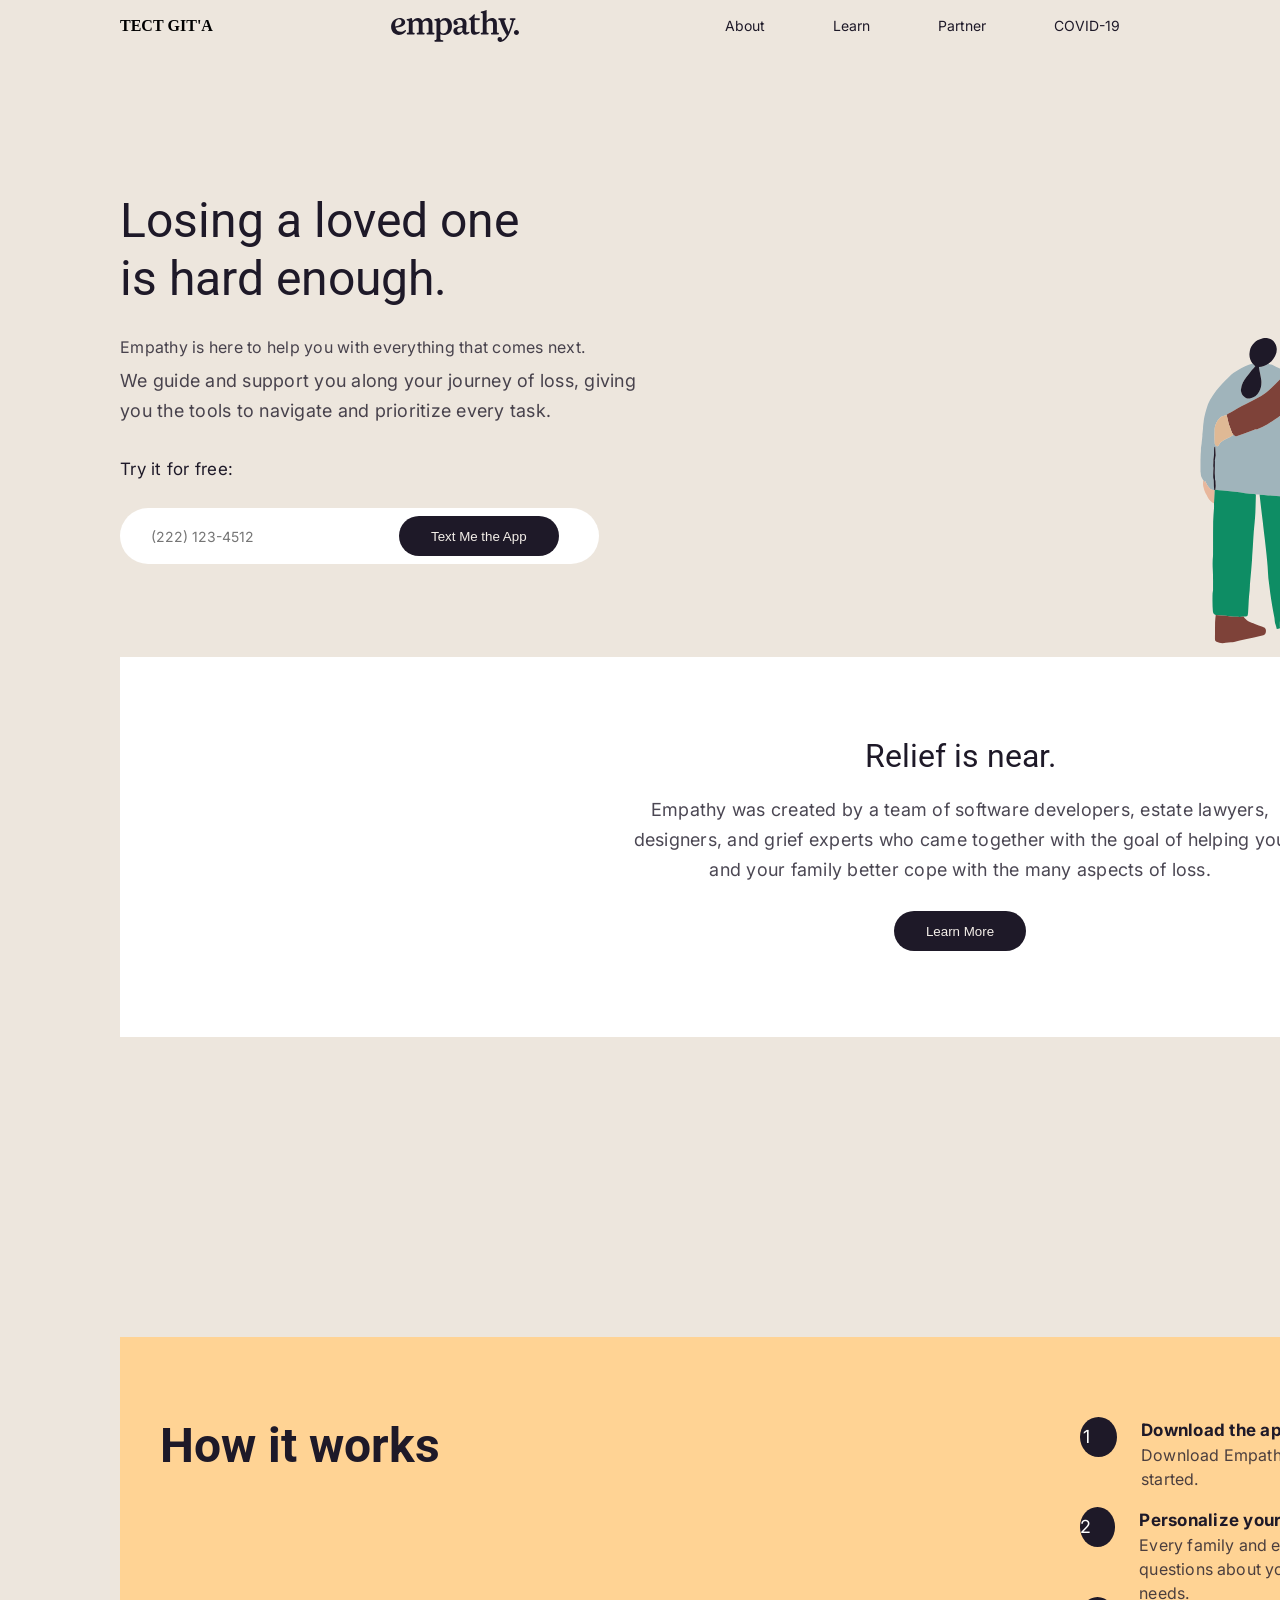
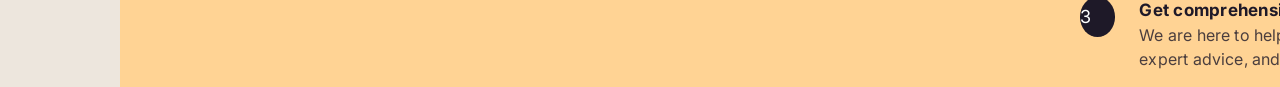
<file: index.html>
<!DOCTYPE html>
<html lang="en">

<head>
    <meta charset="UTF-8">
    <meta name="viewport" content="width=device-width, initial-scale=1.0">
    <title>Empathy</title>
    <link rel="stylesheet" href="styles.css">
    <link rel="preconnect" href="https://fonts.googleapis.com">
    <link rel="preconnect" href="https://fonts.gstatic.com" crossorigin>
    <link
        href="https://fonts.googleapis.com/css2?family=Inter:ital,opsz,wght@0,14..32,100..900;1,14..32,100..900&family=Roboto:ital,wght@0,100..900;1,100..900&display=swap"
        rel="stylesheet">
</head>

<body>

    <header class="header">
        <div class="container">
            <div class="header__title">
                <b>ТЕСТ GIT'А</b> <!-- ТЕСТ УБРАТЬ ПОТОМ -->
                <img src="photo/Empathy.svg" alt="empathy">
                <nav class="header__menu">
                    <p><a href="" class="header__menu__item">About</a></p>
                    <p><a href="" class="header__menu__item">Learn</a></p>
                    <p><a href="" class="header__menu__item">Partner</a></p>
                    <p><a href="" class="header__menu__item">COVID-19</a></p>
                    <!-- создать джастифай контент space-between -->
                </nav>
            </div>
        </div>
    </header>

    <main class="main">
        <section class="section__container">
            <h1>Losing a loved one is hard enough.</h1>
            <div class="container__p">Empathy is here to help you with everything that comes next.</div>
            <div class="container__small__p">We guide and support you along your journey of loss, giving you the tools
                to
                navigate and prioritize every task.</div>
            <div class="container__try">Try it for free:</div>
            <span class="form__try">
                <form>
                    <input type="text" placeholder="(222) 123-4512">
                    <button type="submit" class="try__button">Text Me the App</button>
                </form>
            </span>
            <img src="./photo/Frame-1.svg" alt="" class="ppl">
            <img src="./photo/Frame.svg" alt="" class="ppl__2">
            <div class="relief__container">
                <h2 class="h2">Relief is near.</h2>
                <p class="p">Empathy was created by a team of software developers, estate lawyers, designers, and grief
                    experts who came together with the goal of helping you and your family better cope with the many
                    aspects of loss.</p>
                <button class="learn__more">Learn More</button>
            </div>
            <div class="faq__container">
                <h3 class="h3">How it works</h3>
                <div class="list__container">
                    <div class="list">
                        <div class="num">
                            <div class="list__number">1</div>
                        </div>
                        <div class="text__cont">
                            <h4 class="list__h4">Download the app.</h4>
                            <div class="list__text">Download Empathy to your iPhone or Android device. Sign up to get
                                started.</div>
                        </div>
                    </div>
                    <div class="list">
                        <div class="num">
                            <div class="list__number">2</div>
                        </div>
                        <div class="text__cont">
                            <h4 class="list__h4">Personalize your journey.</h4>
                            <div class="list__text">Every family and every situation is unique. We’ll ask you a few
                                questions about your loved one to tailor our guidance to your specific needs.</div>
                        </div>
                    </div>
                    <div class="list">
                        <div class="num">
                            <div class="list__number">3</div>
                        </div>
                        <div class="text__cont">
                            <h4 class="list__h4">Get comprehensive guidance and support.</h4>
                            <div class="list__text">We are here to help you navigate any task, with all the digital
                                tools,
                                expert advice, and real-time assistance you need.</div>
                        </div>
                    </div>
                </div>
            </div>
        </section>

    </main>



</body>

</html>
</file>
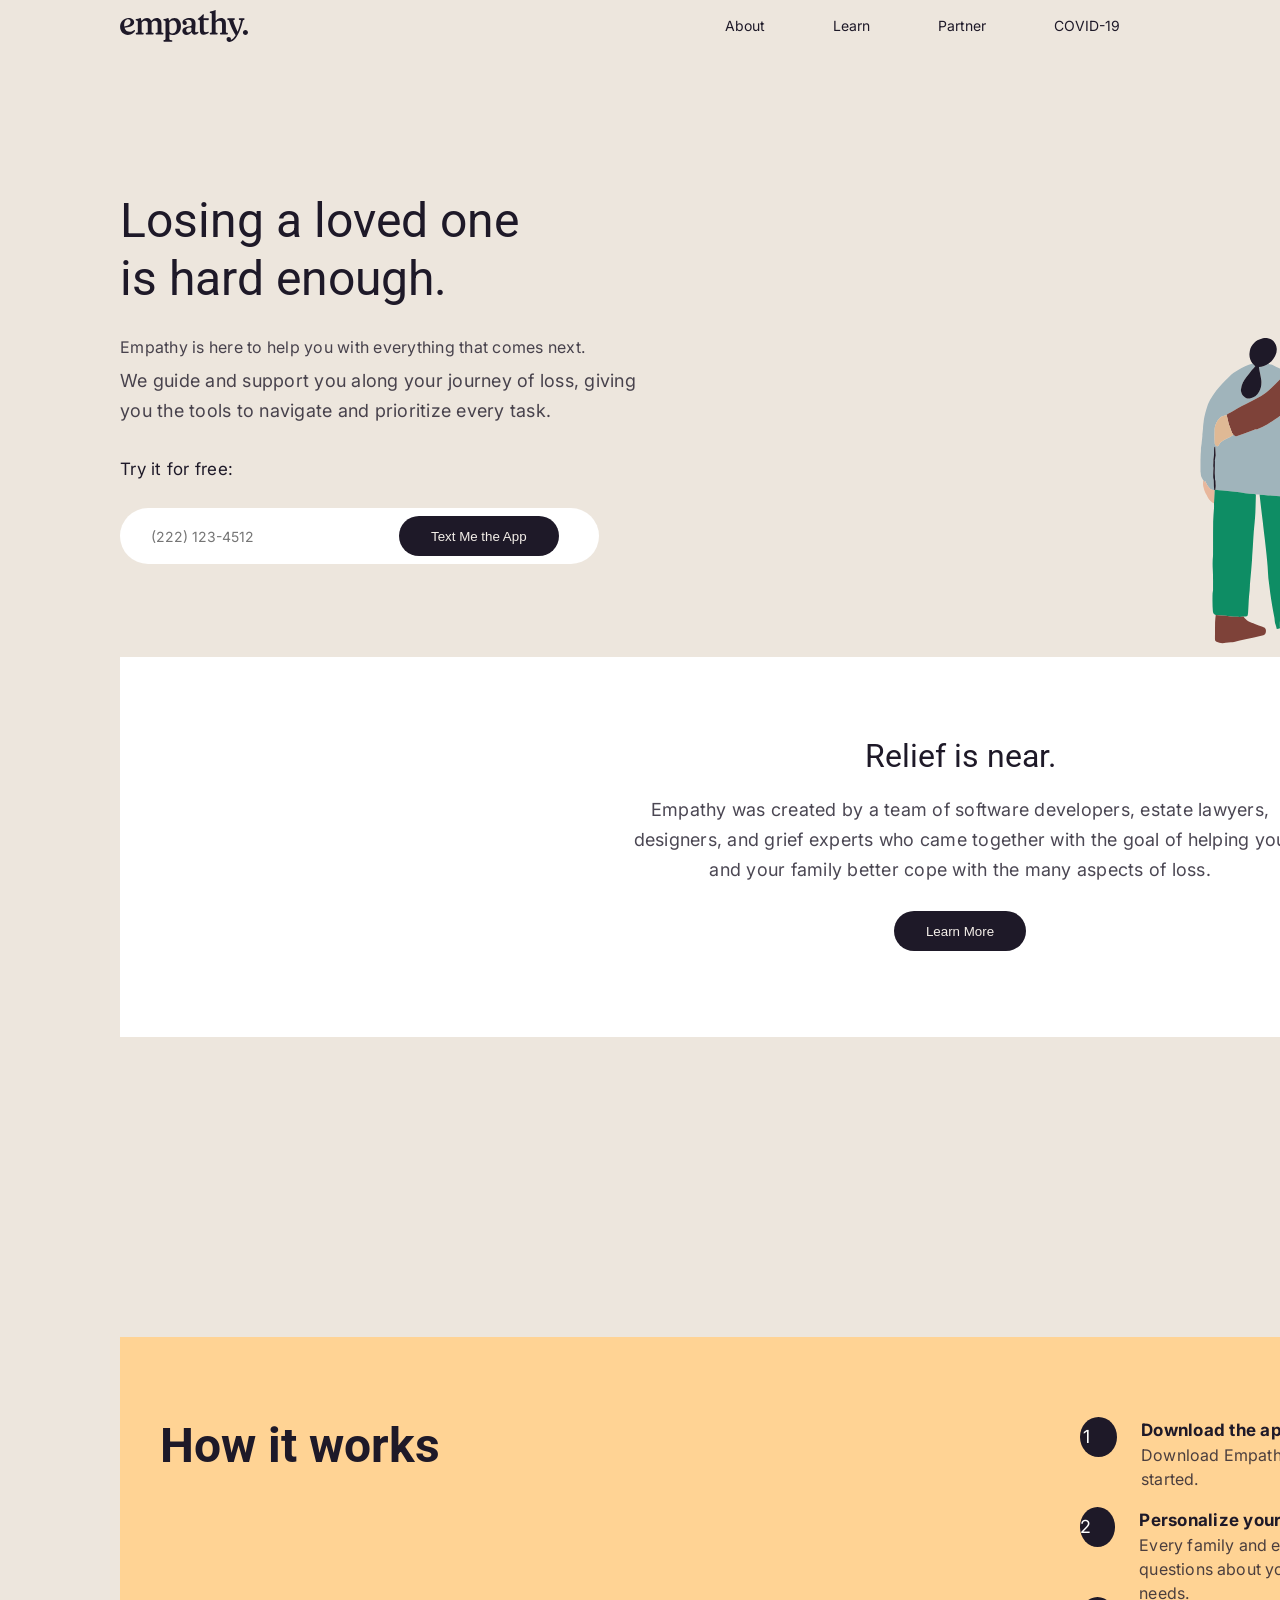
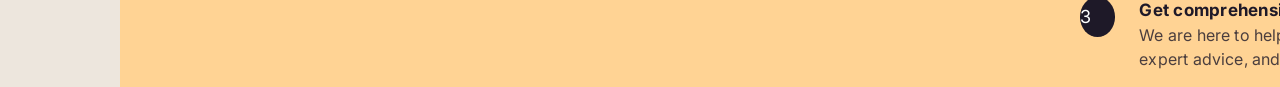
<file: empathy/index.html>
<!DOCTYPE html>
<html lang="en">

<head>
    <meta charset="UTF-8">
    <meta name="viewport" content="width=device-width, initial-scale=1.0">
    <title>Empathy</title>
    <link rel="stylesheet" href="styles.css">
    <link rel="preconnect" href="https://fonts.googleapis.com">
    <link rel="preconnect" href="https://fonts.gstatic.com" crossorigin>
    <link
        href="https://fonts.googleapis.com/css2?family=Inter:ital,opsz,wght@0,14..32,100..900;1,14..32,100..900&family=Roboto:ital,wght@0,100..900;1,100..900&display=swap"
        rel="stylesheet">
</head>

<body>

    <header class="header">
        <div class="container">
            <div class="header__title">
                <img src="photo/Empathy.svg" alt="empathy">
                <nav class="header__menu">
                    <p><a href="" class="header__menu__item">About</a></p>
                    <p><a href="" class="header__menu__item">Learn</a></p>
                    <p><a href="" class="header__menu__item">Partner</a></p>
                    <p><a href="" class="header__menu__item">COVID-19</a></p>
                    <!-- создать джастифай контент space-between -->
                </nav>
            </div>
        </div>
    </header>

    <main class="main">
        <section class="section__container">
            <h1>Losing a loved one is hard enough.</h1>
            <div class="container__p">Empathy is here to help you with everything that comes next.</div>
            <div class="container__small__p">We guide and support you along your journey of loss, giving you the tools
                to
                navigate and prioritize every task.</div>
            <div class="container__try">Try it for free:</div>
            <span class="form__try">
                <form>
                    <input type="text" placeholder="(222) 123-4512">
                    <button type="submit" class="try__button">Text Me the App</button>
                </form>
            </span>
            <img src="./photo/Frame-1.svg" alt="" class="ppl">
            <img src="./photo/Frame.svg" alt="" class="ppl__2">
            <div class="relief__container">
                <h2 class="h2">Relief is near.</h2>
                <p class="p">Empathy was created by a team of software developers, estate lawyers, designers, and grief
                    experts who came together with the goal of helping you and your family better cope with the many
                    aspects of loss.</p>
                <button class="learn__more">Learn More</button>
            </div>
            <div class="faq__container">
                <h3 class="h3">How it works</h3>
                <div class="list__container">
                    <div class="list">
                        <div class="num">
                            <div class="list__number">1</div>
                        </div>
                        <div class="text__cont">
                            <h4 class="list__h4">Download the app.</h4>
                            <div class="list__text">Download Empathy to your iPhone or Android device. Sign up to get
                                started.</div>
                        </div>
                    </div>
                    <div class="list">
                        <div class="num">
                            <div class="list__number">2</div>
                        </div>
                        <div class="text__cont">
                            <h4 class="list__h4">Personalize your journey.</h4>
                            <div class="list__text">Every family and every situation is unique. We’ll ask you a few
                                questions about your loved one to tailor our guidance to your specific needs.</div>
                        </div>
                    </div>
                    <div class="list">
                        <div class="num">
                            <div class="list__number">3</div>
                        </div>
                        <div class="text__cont">
                            <h4 class="list__h4">Get comprehensive guidance and support.</h4>
                            <div class="list__text">We are here to help you navigate any task, with all the digital
                                tools,
                                expert advice, and real-time assistance you need.</div>
                        </div>
                    </div>
                </div>
            </div>
        </section>

    </main>



</body>

</html>
</file>
<file: styles.css>
.html {
box-sizing: border-box;
height: 100%;
}
 , *::before, *::after {  /* Эта конструкция указывается всегда, необходима для того чтобы элементы выстраивались правильным образом и паддинги и границы не влияли на размеры элемента. https://www.youtube.com/watch?v=9prTwMLJQC8  */
box-sizing: inherit;
}
h1, h2, h3, h4, h5, h6 {
    padding: 0; /** Сброс автоматических отступов заголовков чтобы в будущем не было проблем */
    margin: 0; /** Сброс автоматических отступов заголовков чтобы в будущем не было проблем */
}

.roboto-Roboto {
    font-family: "Roboto", sans-serif;
    font-optical-sizing: auto;
    font-style: normal;
    font-variation-settings:
}

.inter-Inter {
    font-family: "Inter", sans-serif;
    font-optical-sizing: auto;
    font-style: normal;
}

:root {
    --background: rgb(237, 230, 221);   
    --header__text: rgb(30, 25, 40);
    --how: rgb(255, 211, 148);;
}
/* ! 727 между empathy и меню */

body {
    margin: 0;
    max-width: 100vw; /* Исправлено */
    background-color: var(--background);
    height: 100%;
}

.container {
    width: 1920px; /* Было min-width, теперь max-width */
    margin: 0 auto; /* Центрируем */
    padding: 0 120px;
}

.header {
    min-height: 112px;
    display: flex;
    width: 100%; /* Чтобы не сжимался */
}

.header__title {
    display: flex;
    justify-content: space-between; /* Теперь элементы раздвигаются */
    align-items: center; /* Выровняем элементы */
}

.header__menu {
    display: flex;
    flex-wrap: wrap /*! перенос элемента на новую строку при нехватке места, адаптация */
}
.header__menu:hover{

}

.header__menu__item {
    padding: 48px 40px 44px 40px; /* Уменьшены отступы */
    color: rgb(30, 25, 40);
    font-family: 'Inter', sans-serif;
    font-size: 14px;
    font-weight: 400;
    line-height: 20px;
    text-align: center;
    
}
a.header__menu__item:hover {
    background: rgb(202, 166, 114);
    color: #000;
    padding-bottom: 30px;
}

.header__menu__item:first-child {
    padding: 48px 40px 44px 28px;
}

h1 {
    color: rgb(30, 25, 40);
    font-family: 'Roboto';
    font-size: 48px;
    font-weight: 400;
    line-height: 58px;
    letter-spacing: 0%;
    text-align: left;
    margin: 0 0 24px 0;
    width: 407px;
}

.section__container {
    padding: 80px 120px;

    max-height: 548px;
    max-width: 1920px;
}

main {
}
.container__p {
    color: rgba(30, 25, 40, 0.8);
    font-family: 'Inter';
    font-size: 16px;
    font-weight: 400;
    line-height: 30px;
    letter-spacing: 0.25px;
    text-align: left;
    padding: 0 0 4px 0;
}

.container__small__p {
    color: rgba(30, 25, 40, 0.8);
    font-family: 'Inter';
    font-size: 18px;
    font-weight: 400;
    line-height: 30px;
    letter-spacing: 0.25px;
    text-align: left;
    margin: 0;
    width: 549px;
    margin: 0 0 28px 0;
}

.container__try {
    color: rgb(30, 25, 40);
    font-family: 'Inter';
    font-size: 17px;
    font-weight: 400;
    line-height: 30px;
    letter-spacing: 0.25px;
    text-align: left;
    margin: 0 0 24px 0;
    }

form {
    display: flex;
}

input {
    background-color: white;
    border-radius: 30px;
    height: 56px;
    width: 448px;
    padding: 0 0 0 31px;
        color: rgba(30, 25, 40, 0.23);
        font-family: 'Inter';
        font-size: 14px;
        font-weight: 400;
        line-height: 20px;
        letter-spacing: 0%;
        border: none;
}

.try__button {
    display: flex;
    justify-content: center;
    align-items: center;
    position: relative; 
    right: 200px;
    margin: 8px 0;
    padding: 10px 32px;
    height: 40px;
    border: none;
    background: rgb(30, 25, 40);
    color: rgb(244, 239, 233);
    border-radius: 30px;
}

input[type="text"] {
    color: rgb(0, 0, 0);             /* * ИЗМЕНЕНИЕ ЦВЕТА ТЕКСТА НАПИСАННОГО ЧЕЛОВЕКОМ В ЭЛЕМЕНТЕ FORM */
}

a {
    text-decoration: none;  
}

.ppl {
    position: relative;
    left: 1080px;
    bottom: 298px;
    margin: 0;
}

.ppl__2 {
    position: relative;
    bottom: 250px;
    left: 1060px;
}


.relief__container {
    background-color: rgb(255, 255, 255);
    display: flex;
        justify-content: center;
        align-items: center;
    flex-direction: column;
    margin: 0px auto;  
    width: 1680px;
    height: 380px;
    position: relative;
    bottom: 300px;
}

.h2 {
    color: rgb(30, 25, 40);
    font-family: 'Roboto';
    font-size: 32px;
    font-weight: 400;
    line-height: 42px;
    letter-spacing: 0%;
    text-align: center;
}
.p {
    width: 653px;
    color: rgba(30, 25, 40, 0.8);
    font-family: 'Inter';
    font-size: 18px;
    font-weight: 400;
    line-height: 30px;
    letter-spacing: 0.25px;
    text-align: center;
}
.learn__more {
    display: flex;
    justify-content: center;
    align-items: center;
    margin: 8px 0;
    padding: 10px 32px;
    height: 40px;
    border: none;
    background: rgb(30, 25, 40);
    color: rgb(244, 239, 233);
    border-radius: 30px;
    transition: transform 3s, ease-out color 300ms;
}

.learn__more:hover{
    background: rgb(202, 166, 114);
    color: #000;
    
}

.faq__container {
    display: flex;
    background-color: var(--how);
    width: 1680px;
    justify-content: space-between;
}
h3 {
    color: rgb(30, 25, 40);
    font-family: Roboto;
    font-size: 48px;
    font-weight: 700;
    line-height: 58px;
    letter-spacing: 0%;
    text-align: left;
    margin: 80px 40px;
    width: 300px;
}
.list__container {
    margin: 80px 120px 0 0
}
.list {
    display: flex;
    width: 600px;
    height: 90px
}

.num {
    display: flex;
    justify-content: center;
    align-items: center;
    text-align: center;
    width: 40px;
    height: 40px;
    background: rgb(30, 25, 40);
    border-radius: 50%;
    margin: 0 24px 0 0;

}

.list__number {
    font-family: Inter;
    font-size: 18px;
    font-weight: 400;
    line-height: 26px;
    letter-spacing: 0.25px;
    margin-right: 24px;
    color: white;
    
}

h4 {
    color: rgb(30, 25, 40);
    font-family: Inter;
    font-size: 17px;
    font-weight: 700;
    line-height: 26px;
    letter-spacing: 0.25px;
    text-align: left;
}
.list__text {
    color: rgba(30, 25, 40, 0.8);
font-family: Inter;
font-size: 16px;
font-weight: 400;
line-height: 24px;
letter-spacing: 0.18px;
text-align: left;
}

.text__container{
    margin: 30px;
}

@media (max-width: 600px) {
    .relief__container {
        width: 700px;
        height: 250px;
        right: 85px;
        margin-top: 50px;
        
    }
    .try__button {
        right: 170px;
    }
    .header__menu{
        flex-wrap: nowrap;
        align-items: center;
        margin-left: 50px;
    }
    .header__menu__item {
        white-space: nowrap;
    }
    .ppl {
        position: relative;
        left: 230px;
        bottom: 0px;
        margin: 0;
    }
    .ppl__2 {
        position: relative;
        bottom: 200px;
        left: 50px;
    }
}
</file>
<file: empathy/styles.css>
.html {
box-sizing: border-box;
height: 100%;
}
 , *::before, *::after {  /* Эта конструкция указывается всегда, необходима для того чтобы элементы выстраивались правильным образом и паддинги и границы не влияли на размеры элемента. https://www.youtube.com/watch?v=9prTwMLJQC8  */
box-sizing: inherit;
}
h1, h2, h3, h4, h5, h6 {
    padding: 0; /** Сброс автоматических отступов заголовков чтобы в будущем не было проблем */
    margin: 0; /** Сброс автоматических отступов заголовков чтобы в будущем не было проблем */
}

.roboto-Roboto {
    font-family: "Roboto", sans-serif;
    font-optical-sizing: auto;
    font-style: normal;
    font-variation-settings:
}

.inter-Inter {
    font-family: "Inter", sans-serif;
    font-optical-sizing: auto;
    font-style: normal;
}

:root {
    --background: rgb(237, 230, 221);   
    --header__text: rgb(30, 25, 40);
    --how: rgb(255, 211, 148);;
}
/* ! 727 между empathy и меню */

body {
    margin: 0;
    max-width: 100vw; /* Исправлено */
    background-color: var(--background);
    height: 100%;
}

.container {
    width: 1920px; /* Было min-width, теперь max-width */
    margin: 0 auto; /* Центрируем */
    padding: 0 120px;
}

.header {
    min-height: 112px;
    display: flex;
    width: 100%; /* Чтобы не сжимался */
}

.header__title {
    display: flex;
    justify-content: space-between; /* Теперь элементы раздвигаются */
    align-items: center; /* Выровняем элементы */
}

.header__menu {
    display: flex;
    flex-wrap: wrap /*! перенос элемента на новую строку при нехватке места, адаптация */
}
.header__menu:hover{

}

.header__menu__item {
    padding: 48px 40px 44px 40px; /* Уменьшены отступы */
    color: rgb(30, 25, 40);
    font-family: 'Inter', sans-serif;
    font-size: 14px;
    font-weight: 400;
    line-height: 20px;
    text-align: center;
    
}
a.header__menu__item:hover {
    background: rgb(202, 166, 114);
    color: #000;
    padding-bottom: 30px;
}

.header__menu__item:first-child {
    padding: 48px 40px 44px 28px;
}

h1 {
    color: rgb(30, 25, 40);
    font-family: 'Roboto';
    font-size: 48px;
    font-weight: 400;
    line-height: 58px;
    letter-spacing: 0%;
    text-align: left;
    margin: 0 0 24px 0;
    width: 407px;
}

.section__container {
    padding: 80px 120px;

    max-height: 548px;
    max-width: 1920px;
}

main {
}
.container__p {
    color: rgba(30, 25, 40, 0.8);
    font-family: 'Inter';
    font-size: 16px;
    font-weight: 400;
    line-height: 30px;
    letter-spacing: 0.25px;
    text-align: left;
    padding: 0 0 4px 0;
}

.container__small__p {
    color: rgba(30, 25, 40, 0.8);
    font-family: 'Inter';
    font-size: 18px;
    font-weight: 400;
    line-height: 30px;
    letter-spacing: 0.25px;
    text-align: left;
    margin: 0;
    width: 549px;
    margin: 0 0 28px 0;
}

.container__try {
    color: rgb(30, 25, 40);
    font-family: 'Inter';
    font-size: 17px;
    font-weight: 400;
    line-height: 30px;
    letter-spacing: 0.25px;
    text-align: left;
    margin: 0 0 24px 0;
    }

form {
    display: flex;
}

input {
    background-color: white;
    border-radius: 30px;
    height: 56px;
    width: 448px;
    padding: 0 0 0 31px;
        color: rgba(30, 25, 40, 0.23);
        font-family: 'Inter';
        font-size: 14px;
        font-weight: 400;
        line-height: 20px;
        letter-spacing: 0%;
        border: none;
}

.try__button {
    display: flex;
    justify-content: center;
    align-items: center;
    position: relative; 
    right: 200px;
    margin: 8px 0;
    padding: 10px 32px;
    height: 40px;
    border: none;
    background: rgb(30, 25, 40);
    color: rgb(244, 239, 233);
    border-radius: 30px;
}

input[type="text"] {
    color: rgb(0, 0, 0);             /* * ИЗМЕНЕНИЕ ЦВЕТА ТЕКСТА НАПИСАННОГО ЧЕЛОВЕКОМ В ЭЛЕМЕНТЕ FORM */
}

a {
    text-decoration: none;  
}

.ppl {
    position: relative;
    left: 1080px;
    bottom: 298px;
    margin: 0;
}

.ppl__2 {
    position: relative;
    bottom: 250px;
    left: 1060px;
}


.relief__container {
    background-color: rgb(255, 255, 255);
    display: flex;
        justify-content: center;
        align-items: center;
    flex-direction: column;
    margin: 0px auto;  
    width: 1680px;
    height: 380px;
    position: relative;
    bottom: 300px;
}

.h2 {
    color: rgb(30, 25, 40);
    font-family: 'Roboto';
    font-size: 32px;
    font-weight: 400;
    line-height: 42px;
    letter-spacing: 0%;
    text-align: center;
}
.p {
    width: 653px;
    color: rgba(30, 25, 40, 0.8);
    font-family: 'Inter';
    font-size: 18px;
    font-weight: 400;
    line-height: 30px;
    letter-spacing: 0.25px;
    text-align: center;
}
.learn__more {
    display: flex;
    justify-content: center;
    align-items: center;
    margin: 8px 0;
    padding: 10px 32px;
    height: 40px;
    border: none;
    background: rgb(30, 25, 40);
    color: rgb(244, 239, 233);
    border-radius: 30px;
    transition: transform 3s, ease-out color 300ms;
}

.learn__more:hover{
    background: rgb(202, 166, 114);
    color: #000;
    
}

.faq__container {
    display: flex;
    background-color: var(--how);
    width: 1680px;
    justify-content: space-between;
}
h3 {
    color: rgb(30, 25, 40);
    font-family: Roboto;
    font-size: 48px;
    font-weight: 700;
    line-height: 58px;
    letter-spacing: 0%;
    text-align: left;
    margin: 80px 40px;
    width: 300px;
}
.list__container {
    margin: 80px 120px 0 0
}
.list {
    display: flex;
    width: 600px;
    height: 90px
}

.num {
    display: flex;
    justify-content: center;
    align-items: center;
    text-align: center;
    width: 40px;
    height: 40px;
    background: rgb(30, 25, 40);
    border-radius: 50%;
    margin: 0 24px 0 0;

}

.list__number {
    font-family: Inter;
    font-size: 18px;
    font-weight: 400;
    line-height: 26px;
    letter-spacing: 0.25px;
    margin-right: 24px;
    color: white;
    
}

h4 {
    color: rgb(30, 25, 40);
    font-family: Inter;
    font-size: 17px;
    font-weight: 700;
    line-height: 26px;
    letter-spacing: 0.25px;
    text-align: left;
}
.list__text {
    color: rgba(30, 25, 40, 0.8);
font-family: Inter;
font-size: 16px;
font-weight: 400;
line-height: 24px;
letter-spacing: 0.18px;
text-align: left;
}

.text__container{
    margin: 30px;
}

@media (max-width: 600px) {
    .relief__container {
        width: 700px;
        height: 250px;
        right: 85px;
        margin-top: 50px;
        
    }
    .try__button {
        right: 170px;
    }
    .header__menu{
        flex-wrap: nowrap;
        align-items: center;
        margin-left: 50px;
    }
    .header__menu__item {
        white-space: nowrap;
    }
    .ppl {
        position: relative;
        left: 230px;
        bottom: 0px;
        margin: 0;
    }
    .ppl__2 {
        position: relative;
        bottom: 200px;
        left: 50px;
    }
}
</file>
